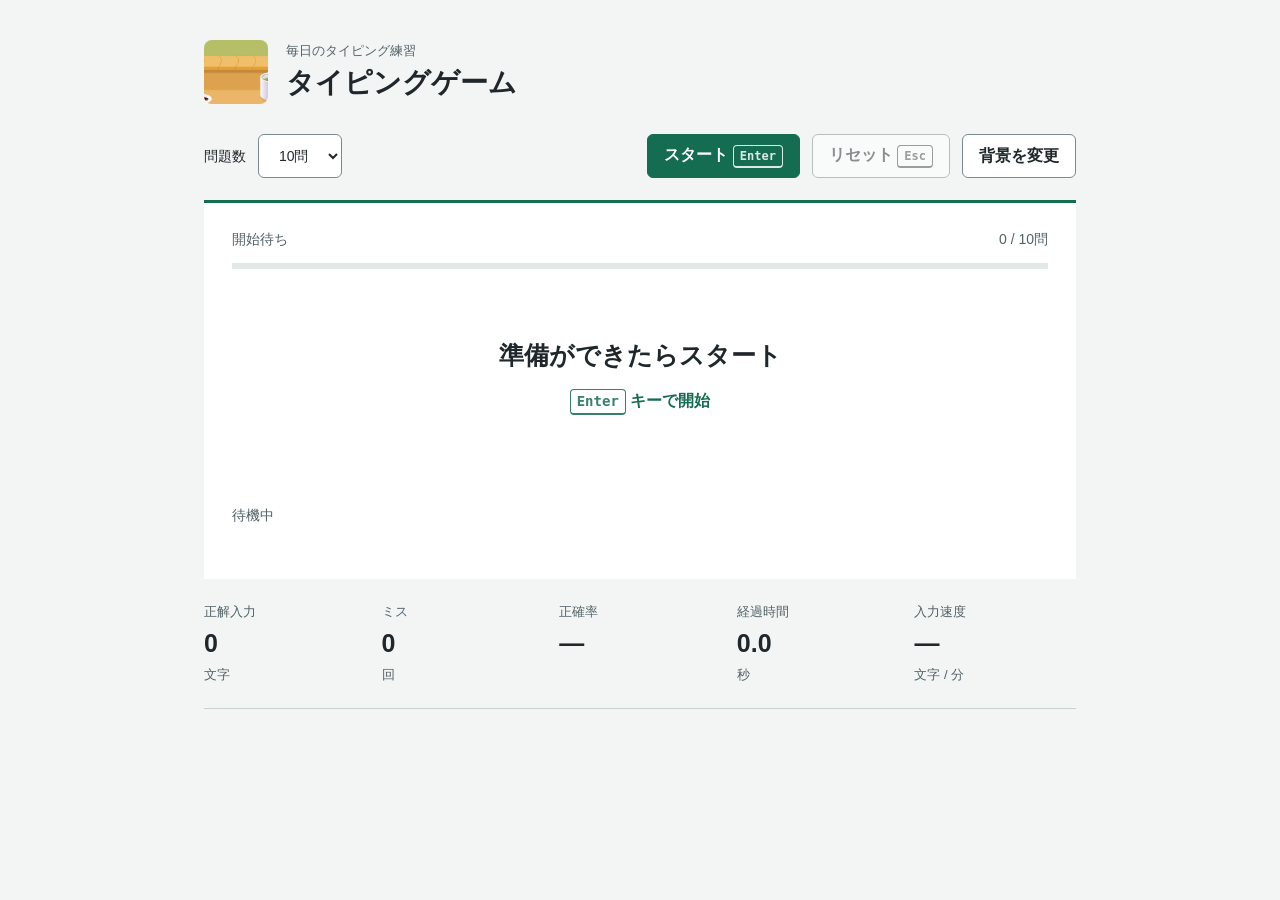
<file: 作業版/index.html>
<!DOCTYPE html>
<html lang="ja">
<head>
  <meta charset="UTF-8">
  <meta name="viewport" content="width=device-width, initial-scale=1.0">
  <title>タイピングゲーム</title>
  <link rel="stylesheet" href="kadai.css">
  <script src="vendor/wanakana.min.js" defer></script>
  <script src="kadai6.js" defer></script>
</head>
<body>
  <main>
    <header class="page-header">
      <img src="susi.jpg" alt="" width="64" height="64">
      <div><p class="eyebrow">毎日のタイピング練習</p><h1>タイピングゲーム</h1></div>
    </header>
    <div class="toolbar">
      <label for="length">問題数 <select id="length"><option value="5">5問</option><option value="10" selected>10問</option><option value="20">20問</option></select></label>
      <button id="startbtn" class="primary" type="button" aria-keyshortcuts="Enter">スタート <kbd>Enter</kbd></button>
      <button id="resetbtn" type="button" disabled aria-keyshortcuts="Escape">リセット <kbd>Esc</kbd></button>
      <button id="backgroundbtn" type="button">背景を変更</button>
    </div>
    <section class="practice" aria-label="タイピング練習">
      <div class="practice-meta"><span id="status" role="status" aria-live="polite">開始待ち</span><span id="position">0 / 10問</span></div>
      <progress id="progress" max="10" value="0" aria-label="完了した問題数"></progress>
      <div class="question">
        <p id="reading" class="reading"></p>
        <h2 id="bunsyou">準備ができたらスタート</h2>
        <p id="keyhint" class="keyhint"><kbd>Enter</kbd> キーで開始</p>
        <p class="roman" aria-label="ローマ字"><span id="altype"></span><span id="roma"></span></p>
      </div>
      <p id="feedback" class="feedback" aria-live="polite">待機中</p>
    </section>
    <section class="results" aria-label="練習結果">
      <div><span>正解入力</span><strong id="correct">0</strong><small>文字</small></div>
      <div><span>ミス</span><strong id="incorrect">0</strong><small>回</small></div>
      <div><span>正確率</span><strong id="accuracy">—</strong></div>
      <div><span>経過時間</span><strong id="elapsed">0.0</strong><small>秒</small></div>
      <div><span>入力速度</span><strong id="speed">—</strong><small>文字 / 分</small></div>
    </section>
    <p id="finishtext" class="finish" role="status"></p>
  </main>
</body>
</html>
</file>
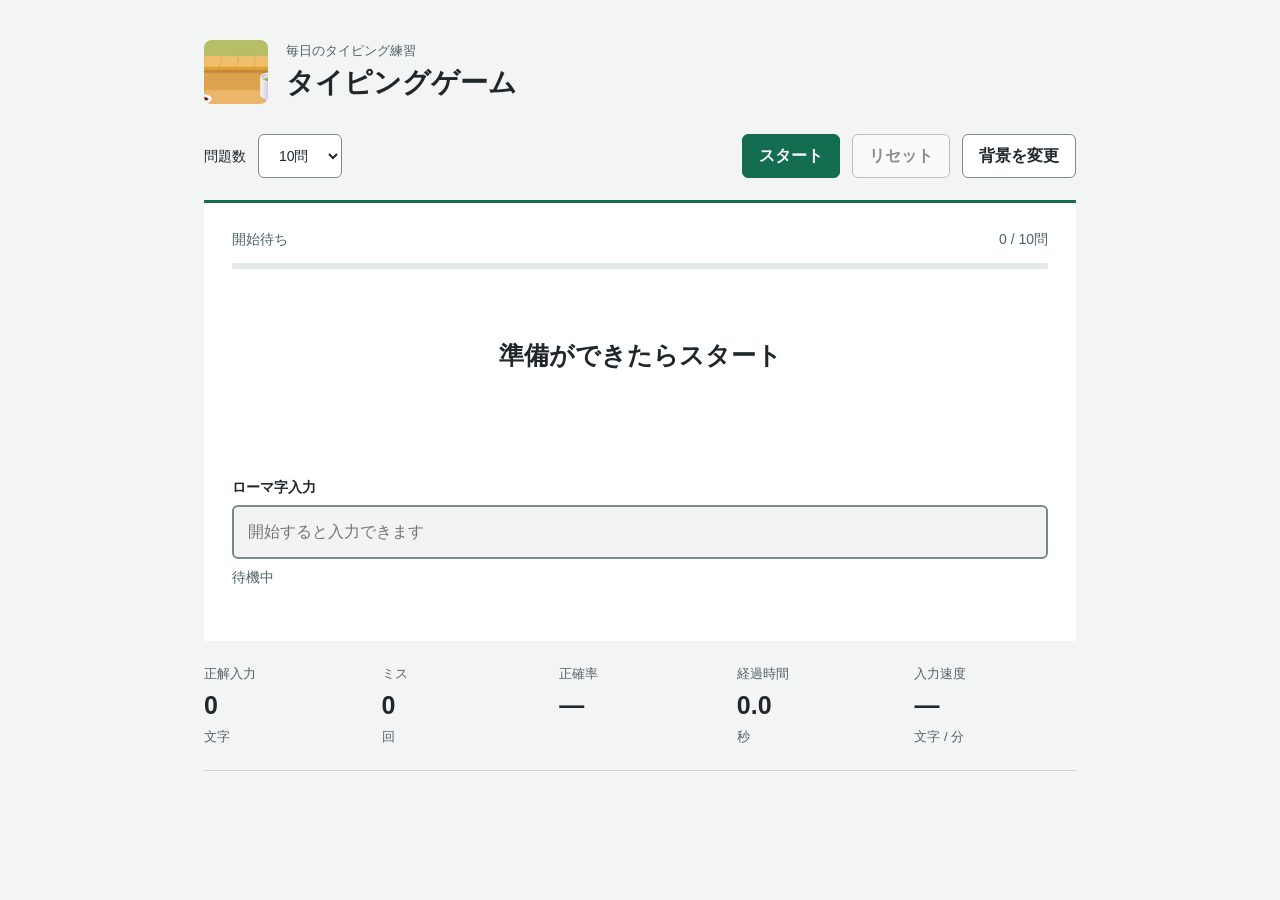
<file: 旧版/index.html>
<!DOCTYPE html>
<html lang="ja">
<head>
  <meta charset="UTF-8">
  <meta name="viewport" content="width=device-width, initial-scale=1.0">
  <title>タイピングゲーム</title>
  <link rel="stylesheet" href="kadai.css">
  <script src="vendor/wanakana.min.js" defer></script>
  <script src="kadai6.js" defer></script>
</head>
<body>
  <main>
    <header class="page-header">
      <img src="susi.jpg" alt="" width="64" height="64">
      <div><p class="eyebrow">毎日のタイピング練習</p><h1>タイピングゲーム</h1></div>
    </header>
    <div class="toolbar">
      <label for="length">問題数 <select id="length"><option value="5">5問</option><option value="10" selected>10問</option><option value="20">20問</option></select></label>
      <button id="startbtn" class="primary" type="button">スタート</button>
      <button id="resetbtn" type="button" disabled>リセット</button>
      <button id="backgroundbtn" type="button">背景を変更</button>
    </div>
    <section class="practice" aria-label="タイピング練習">
      <div class="practice-meta"><span id="status" role="status" aria-live="polite">開始待ち</span><span id="position">0 / 10問</span></div>
      <progress id="progress" max="10" value="0" aria-label="完了した問題数"></progress>
      <div class="question">
        <p id="reading" class="reading"></p>
        <h2 id="bunsyou">準備ができたらスタート</h2>
        <p class="roman" aria-label="ローマ字"><span id="altype"></span><span id="roma"></span></p>
      </div>
      <label class="input-label" for="inputtype">ローマ字入力</label>
      <input type="text" id="inputtype" disabled autocomplete="off" autocapitalize="none" spellcheck="false" inputmode="url" aria-describedby="feedback" placeholder="開始すると入力できます">
      <p id="feedback" class="feedback" aria-live="polite">待機中</p>
    </section>
    <section class="results" aria-label="練習結果">
      <div><span>正解入力</span><strong id="correct">0</strong><small>文字</small></div>
      <div><span>ミス</span><strong id="incorrect">0</strong><small>回</small></div>
      <div><span>正確率</span><strong id="accuracy">—</strong></div>
      <div><span>経過時間</span><strong id="elapsed">0.0</strong><small>秒</small></div>
      <div><span>入力速度</span><strong id="speed">—</strong><small>文字 / 分</small></div>
    </section>
    <p id="finishtext" class="finish" role="status"></p>
  </main>
</body>
</html>
</file>
<file: 作業版/kadai.css>
:root { font-family: "Yu Gothic", "Meiryo", sans-serif; color: #20272b; background: #f3f5f5; color-scheme: light; }
* { box-sizing: border-box; }
body { margin: 0; }
main { width: min(920px, 100%); margin: 0 auto; padding: 40px 24px; }
.page-header { display: flex; align-items: center; gap: 18px; margin-bottom: 30px; }
.page-header img { object-fit: cover; border-radius: 8px; }
.eyebrow { color: #526166; font-size: 13px; margin: 0 0 4px; }
h1 { font-size: 28px; margin: 0; }
.toolbar { display: flex; align-items: center; gap: 12px; flex-wrap: wrap; padding-bottom: 22px; }
.toolbar label { margin-right: auto; font-size: 14px; }
button, select, input { font: inherit; }
button, select { min-height: 44px; border: 1px solid #7c898d; border-radius: 6px; background: white; color: #20272b; padding: 8px 16px; }
select { margin-left: 8px; }
button { cursor: pointer; font-weight: 700; }
button:hover:not(:disabled) { background: #e9efed; }
button.primary { background: #146c51; color: white; border-color: #146c51; }
button.primary:hover:not(:disabled) { background: #0c523c; }
button:disabled, select:disabled { opacity: .5; cursor: default; }
:focus-visible { outline: 3px solid #2874b5; outline-offset: 3px; }
.practice { background: white; padding: 28px; border-top: 3px solid #146c51; }
.practice-meta { display: flex; justify-content: space-between; gap: 16px; font-size: 14px; color: #526166; min-height: 24px; }
progress { width: 100%; height: 6px; appearance: none; border: 0; display: block; margin-top: 8px; background: #e3e9e6; }
progress::-webkit-progress-bar { background: #e3e9e6; }
progress::-webkit-progress-value { background: #146c51; }
progress::-moz-progress-bar { background: #146c51; }
.question { min-height: 210px; padding: 32px 0 24px; text-align: center; }
.reading { min-height: 24px; margin: 0 0 10px; color: #526166; font-size: 15px; overflow-wrap: anywhere; }
h2 { font-size: 25px; line-height: 1.6; margin: 0; overflow-wrap: anywhere; }
.roman { min-height: 40px; font: 24px/1.65 Consolas, monospace; margin: 16px 0 0; overflow-wrap: anywhere; white-space: pre-wrap; }
#reading .done, #altype { color: #146c51; background: #e8f4eb; }
#roma { text-decoration: underline; text-decoration-color: #85938f; text-underline-offset: 7px; }
kbd { display: inline-block; min-width: 2.2em; padding: 1px 6px; border: 1px solid currentColor; border-bottom-width: 2px; border-radius: 4px; font: 700 12px/1.5 Consolas, monospace; text-align: center; opacity: .85; }
.keyhint { min-height: 28px; margin: 14px 0 0; font-size: 16px; font-weight: 700; color: #146c51; }
.keyhint kbd { font-size: 14px; }
/* ミスしたときはローマ字の行を薄い赤にする */
.practice.error .roman { background: #fbecee; }
.feedback { min-height: 44px; margin: 10px 0 0; font-size: 14px; color: #526166; }
.feedback.error { color: #a71f30; }
.results { display: grid; grid-template-columns: repeat(5, 1fr); padding: 24px 0; border-bottom: 1px solid #c9d3cf; gap: 16px; }
.results > div { display: flex; flex-direction: column; gap: 8px; }
.results > div > span, small { font-size: 13px; color: #526166; }
strong { font-size: 25px; font-variant-numeric: tabular-nums; }
.finish { min-height: 30px; font-weight: 700; color: #146c51; }
@media (max-width: 600px) {
  main { padding: 24px 16px; }
  h1 { font-size: 22px; }
  .page-header { gap: 12px; }
  .page-header img { width: 48px; height: 48px; }
  .practice { padding: 20px 16px; }
  .toolbar label { flex-basis: 100%; }
  h2 { font-size: 21px; }
  .roman { font-size: 20px; }
  .question { min-height: 220px; }
  .results { grid-template-columns: repeat(3, 1fr); gap: 20px 12px; }
  strong { font-size: 23px; }
}
</file>
<file: 旧版/kadai.css>
:root { font-family: "Yu Gothic", "Meiryo", sans-serif; color: #20272b; background: #f3f5f5; color-scheme: light; }
* { box-sizing: border-box; }
body { margin: 0; }
main { width: min(920px, 100%); margin: 0 auto; padding: 40px 24px; }
.page-header { display: flex; align-items: center; gap: 18px; margin-bottom: 30px; }
.page-header img { object-fit: cover; border-radius: 8px; }
.eyebrow { color: #526166; font-size: 13px; margin: 0 0 4px; }
h1 { font-size: 28px; margin: 0; }
.toolbar { display: flex; align-items: center; gap: 12px; flex-wrap: wrap; padding-bottom: 22px; }
.toolbar label { margin-right: auto; font-size: 14px; }
button, select, input { font: inherit; }
button, select { min-height: 44px; border: 1px solid #7c898d; border-radius: 6px; background: white; color: #20272b; padding: 8px 16px; }
select { margin-left: 8px; }
button { cursor: pointer; font-weight: 700; }
button:hover:not(:disabled) { background: #e9efed; }
button.primary { background: #146c51; color: white; border-color: #146c51; }
button.primary:hover:not(:disabled) { background: #0c523c; }
button:disabled, select:disabled { opacity: .5; cursor: default; }
:focus-visible { outline: 3px solid #2874b5; outline-offset: 3px; }
.practice { background: white; padding: 28px; border-top: 3px solid #146c51; }
.practice-meta { display: flex; justify-content: space-between; gap: 16px; font-size: 14px; color: #526166; min-height: 24px; }
progress { width: 100%; height: 6px; appearance: none; border: 0; display: block; margin-top: 8px; background: #e3e9e6; }
progress::-webkit-progress-bar { background: #e3e9e6; }
progress::-webkit-progress-value { background: #146c51; }
progress::-moz-progress-bar { background: #146c51; }
.question { min-height: 210px; padding: 32px 0 24px; text-align: center; }
.reading { min-height: 24px; margin: 0 0 10px; color: #526166; font-size: 15px; overflow-wrap: anywhere; }
h2 { font-size: 25px; line-height: 1.6; margin: 0; overflow-wrap: anywhere; }
.roman { min-height: 40px; font: 24px/1.65 Consolas, monospace; margin: 16px 0 0; overflow-wrap: anywhere; white-space: pre-wrap; }
#altype { color: #146c51; background: #e8f4eb; }
#roma { text-decoration: underline; text-decoration-color: #85938f; text-underline-offset: 7px; }
.input-label { display: block; font-size: 14px; font-weight: 700; margin-bottom: 8px; }
#inputtype { width: 100%; min-height: 54px; padding: 12px 14px; border: 2px solid #7b898e; border-radius: 6px; color: #20272b; background: white; }
#inputtype:focus { border-color: #146c51; }
#inputtype:disabled { background: #f1f4f3; }
#inputtype[aria-invalid="true"] { border-color: #b32635; }
.feedback { min-height: 44px; margin: 10px 0 0; font-size: 14px; color: #526166; }
.feedback.error { color: #a71f30; }
.results { display: grid; grid-template-columns: repeat(5, 1fr); padding: 24px 0; border-bottom: 1px solid #c9d3cf; gap: 16px; }
.results > div { display: flex; flex-direction: column; gap: 8px; }
.results > div > span, small { font-size: 13px; color: #526166; }
strong { font-size: 25px; font-variant-numeric: tabular-nums; }
.finish { min-height: 30px; font-weight: 700; color: #146c51; }
@media (max-width: 600px) {
  main { padding: 24px 16px; }
  h1 { font-size: 22px; }
  .page-header { gap: 12px; }
  .page-header img { width: 48px; height: 48px; }
  .practice { padding: 20px 16px; }
  .toolbar label { flex-basis: 100%; }
  h2 { font-size: 21px; }
  .roman { font-size: 20px; }
  .question { min-height: 220px; }
  .results { grid-template-columns: repeat(3, 1fr); gap: 20px 12px; }
  strong { font-size: 23px; }
}
</file>
